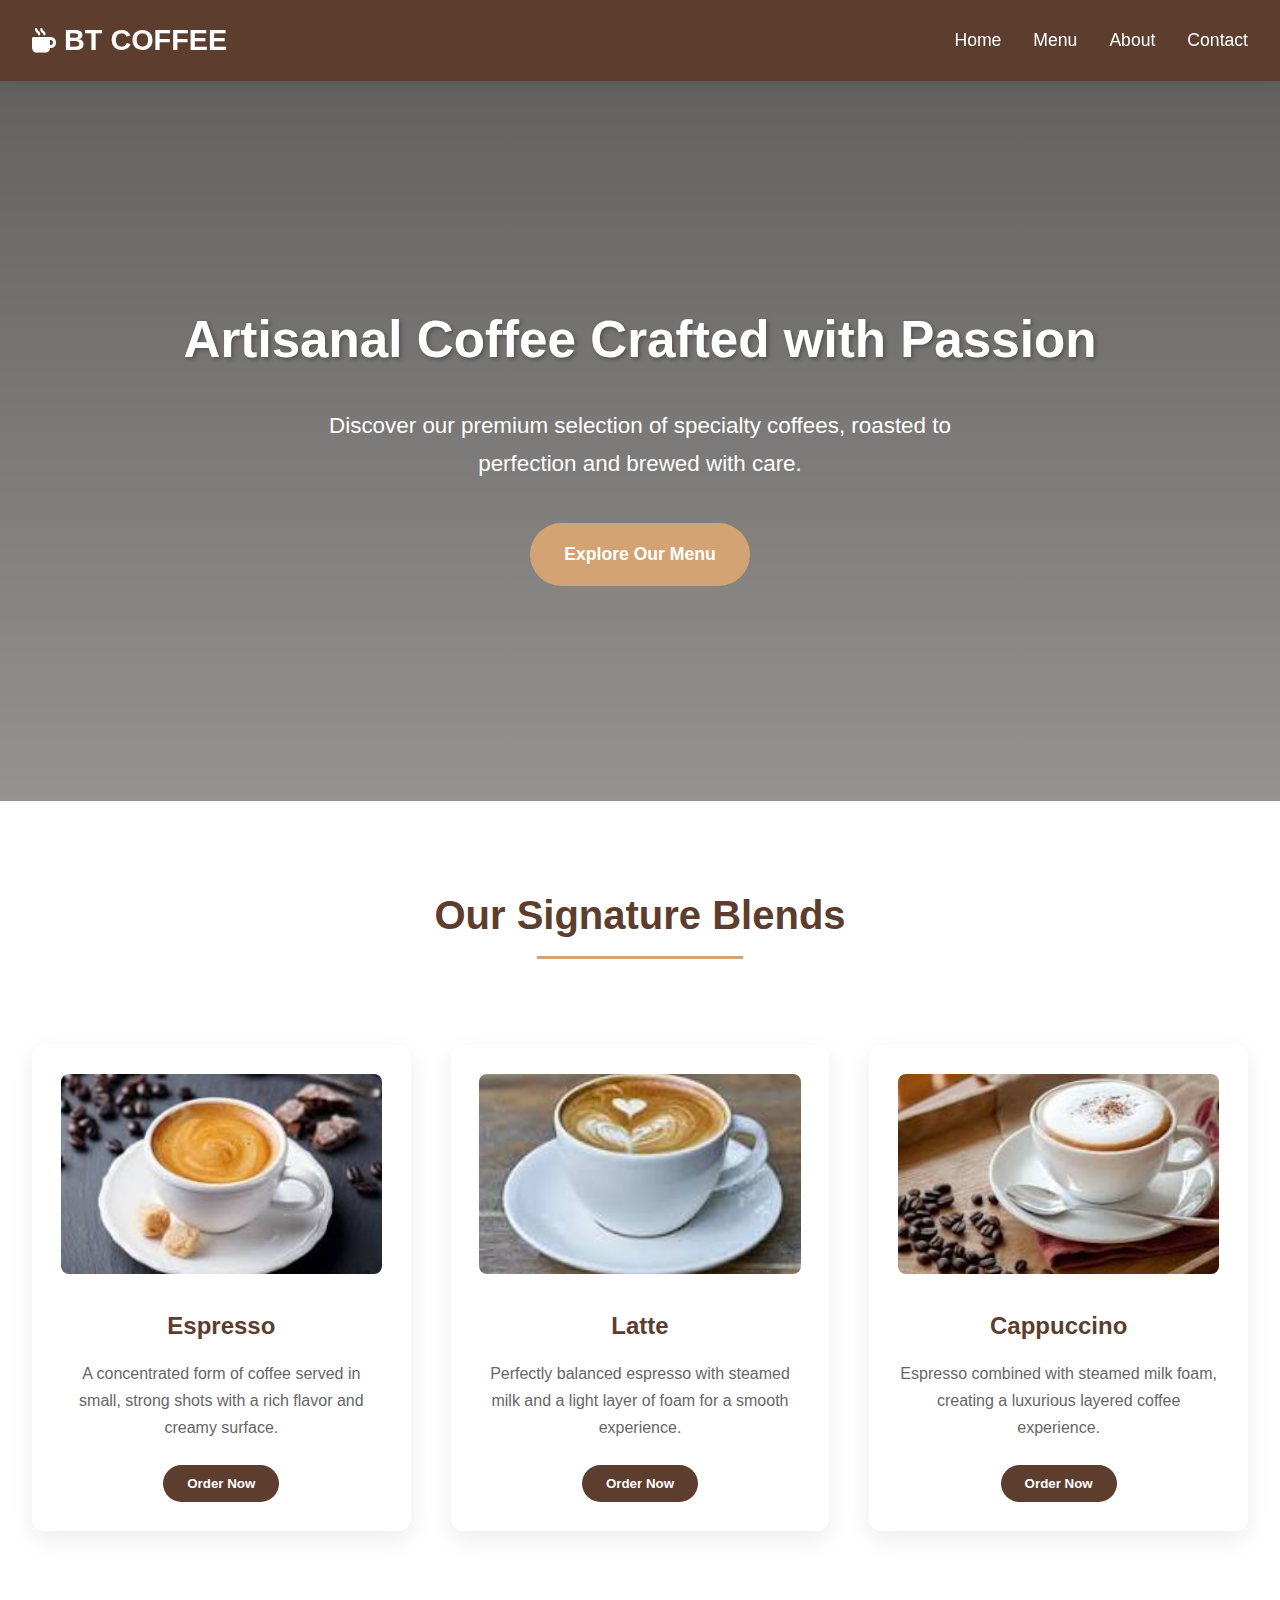
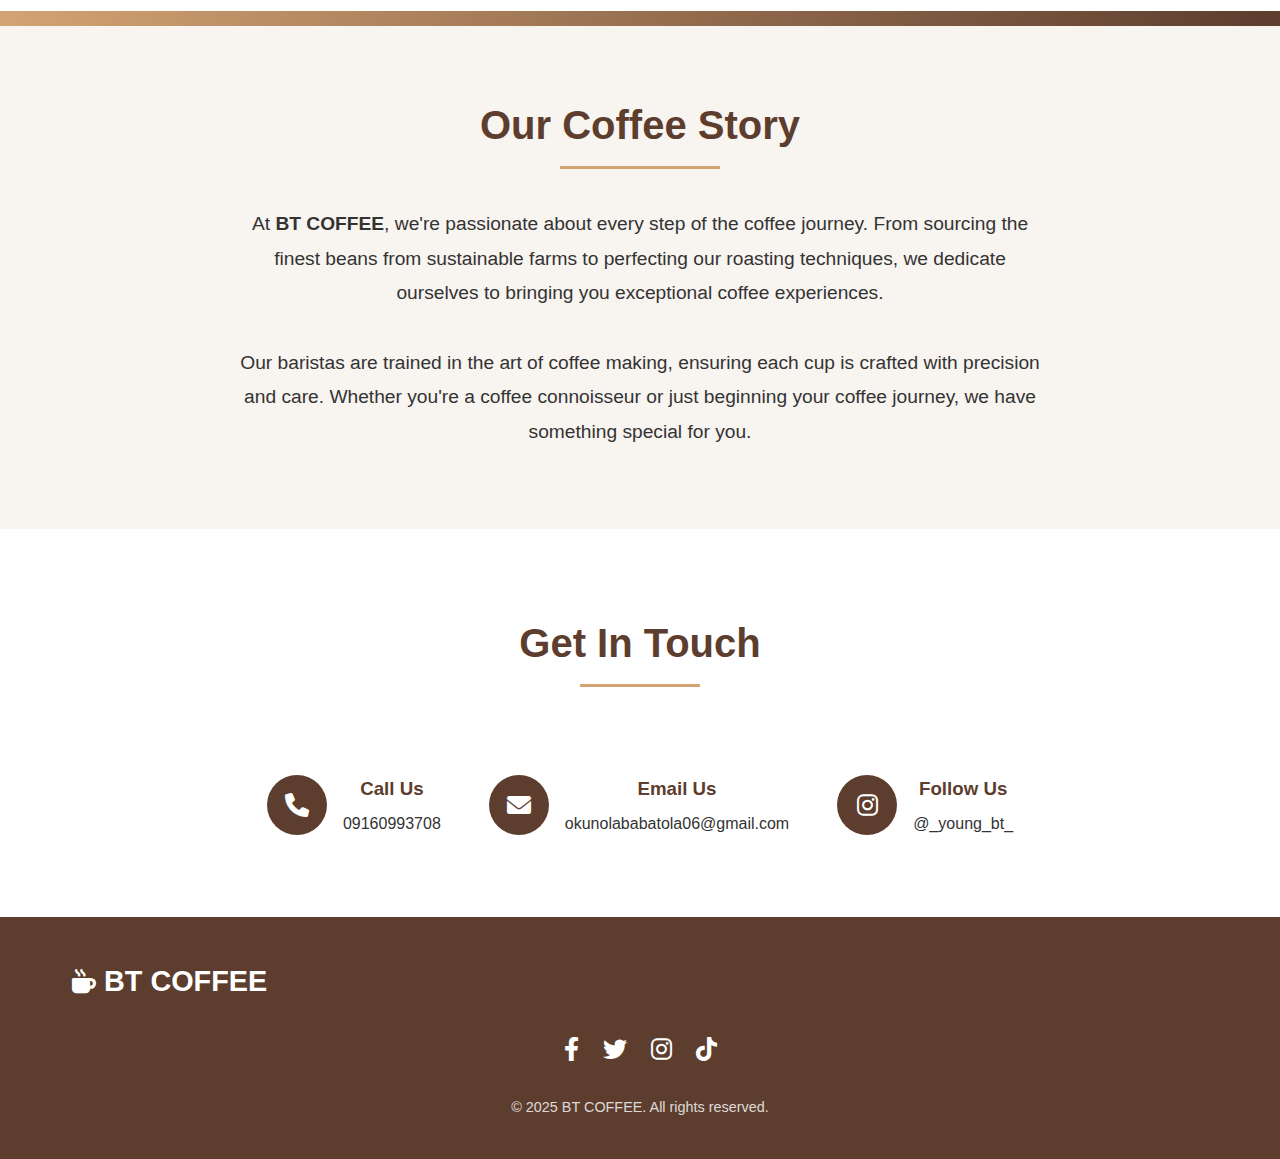
<file: index.html>
<!DOCTYPE html>
<html lang="en">
  <head>
    <meta charset="UTF-8" />
    <meta name="viewport" content="width=device-width, initial-scale=1.0" />
    <title>BT COFFEE - Artisanal Coffee Experience</title>
    <link
      rel="stylesheet"
      href="https://cdnjs.cloudflare.com/ajax/libs/font-awesome/6.0.0-beta3/css/all.min.css"
    />
    <style>
      /* Modern CSS with improved styling */
      :root {
        --primary: #5c3d2e;
        --secondary: #d4a373;
        --light: #f8f4f0;
        --accent: #e0c9b6;
        --text: #333;
        --white: #ffffff;
      }

      * {
        margin: 0;
        padding: 0;
        box-sizing: border-box;
      }

      body {
        font-family: "Segoe UI", Tahoma, Geneva, Verdana, sans-serif;
        background: var(--light);
        color: var(--text);
        line-height: 1.7;
        overflow-x: hidden;
      }

      /* Smooth scrolling */
      html {
        scroll-behavior: smooth;
      }

      /* Header with improved navigation */
      header {
        display: flex;
        justify-content: space-between;
        align-items: center;
        padding: 1rem 2rem;
        background: var(--primary);
        color: var(--white);
        position: sticky;
        top: 0;
        z-index: 1000;
        box-shadow: 0 2px 15px rgba(0, 0, 0, 0.1);
      }

      .logo {
        font-size: 1.8rem;
        font-weight: 700;
        display: flex;
        align-items: center;
        gap: 0.5rem;
      }

      .logo i {
        font-size: 1.5rem;
      }

      .nav-links {
        list-style: none;
        display: flex;
        gap: 2rem;
      }

      .nav-links a {
        color: var(--white);
        text-decoration: none;
        font-weight: 500;
        font-size: 1.1rem;
        transition: all 0.3s ease;
        position: relative;
        padding: 0.5rem 0;
      }

      .nav-links a::after {
        content: "";
        position: absolute;
        width: 0;
        height: 2px;
        bottom: 0;
        left: 0;
        background: var(--secondary);
        transition: width 0.3s ease;
      }

      .nav-links a:hover::after {
        width: 100%;
      }

      /* Hero section with parallax effect */
      .hero {
        text-align: center;
        padding: 8rem 2rem;
        background: linear-gradient(rgba(0, 0, 0, 0.6), rgba(0, 0, 0, 0.4)),
          url("https://source.unsplash.com/1920x1080/?coffee-beans")
            center/cover no-repeat fixed;
        color: var(--white);
        display: flex;
        flex-direction: column;
        justify-content: center;
        align-items: center;
        min-height: 80vh;
      }

      .hero h1 {
        font-size: 3.2rem;
        margin-bottom: 1.5rem;
        text-shadow: 2px 2px 4px rgba(0, 0, 0, 0.3);
        animation: fadeIn 1s ease;
      }

      .hero p {
        font-size: 1.4rem;
        margin-bottom: 2.5rem;
        max-width: 700px;
        animation: fadeIn 1.5s ease;
      }

      .btn {
        padding: 0.9rem 2rem;
        background: var(--secondary);
        color: var(--white);
        text-decoration: none;
        border-radius: 50px;
        font-weight: 600;
        font-size: 1.1rem;
        transition: all 0.3s ease;
        border: 2px solid transparent;
        animation: fadeIn 2s ease;
      }

      .btn:hover {
        background: transparent;
        border-color: var(--secondary);
        transform: translateY(-3px);
        box-shadow: 0 10px 20px rgba(0, 0, 0, 0.1);
      }

      /* Products section with card hover effects */
      .products {
        padding: 5rem 2rem;
        text-align: center;
        background: var(--white);
      }

      .section-title {
        font-size: 2.5rem;
        margin-bottom: 3rem;
        color: var(--primary);
        position: relative;
        display: inline-block;
      }

      .section-title::after {
        content: "";
        position: absolute;
        width: 50%;
        height: 3px;
        background: var(--secondary);
        bottom: -10px;
        left: 25%;
      }

      .product-grid {
        display: grid;
        grid-template-columns: repeat(auto-fit, minmax(280px, 1fr));
        gap: 2.5rem;
        margin-top: 3rem;
      }

      .card {
        background: var(--white);
        padding: 1.8rem;
        border-radius: 12px;
        box-shadow: 0 8px 25px rgba(0, 0, 0, 0.08);
        transition: all 0.4s ease;
        overflow: hidden;
        position: relative;
      }

      .card::before {
        content: "";
        position: absolute;
        top: 0;
        left: 0;
        width: 100%;
        height: 5px;
        background: var(--secondary);
        transform: scaleX(0);
        transform-origin: left;
        transition: transform 0.4s ease;
      }

      .card:hover {
        transform: translateY(-10px);
        box-shadow: 0 15px 30px rgba(0, 0, 0, 0.12);
      }

      .card:hover::before {
        transform: scaleX(1);
      }

      .card img {
        width: 100%;
        height: 200px;
        object-fit: cover;
        border-radius: 8px;
        margin-bottom: 1.5rem;
        transition: transform 0.4s ease;
      }

      .card:hover img {
        transform: scale(1.05);
      }

      .card h3 {
        margin-bottom: 0.8rem;
        font-size: 1.5rem;
        color: var(--primary);
      }

      .card p {
        margin-bottom: 1.5rem;
        color: #666;
      }

      .card button {
        padding: 0.7rem 1.5rem;
        background: var(--primary);
        color: var(--white);
        border: none;
        border-radius: 50px;
        cursor: pointer;
        font-weight: 600;
        transition: all 0.3s ease;
      }

      .card button:hover {
        background: var(--secondary);
        transform: translateY(-2px);
      }

      /* About section */
      .about {
        padding: 5rem 2rem;
        background: var(--light);
        text-align: center;
        position: relative;
      }

      .about::before {
        content: "";
        position: absolute;
        top: 0;
        left: 0;
        width: 100%;
        height: 15px;
        background: linear-gradient(90deg, var(--secondary), var(--primary));
      }

      .about p {
        max-width: 800px;
        margin: 0 auto;
        font-size: 1.2rem;
        color: var(--text);
        line-height: 1.8;
      }

      /* Contact section */
      .contact {
        background: var(--white);
        padding: 5rem 2rem;
        text-align: center;
      }

      .contact-info {
        display: flex;
        justify-content: center;
        flex-wrap: wrap;
        gap: 3rem;
        margin-top: 3rem;
      }

      .contact-item {
        display: flex;
        align-items: center;
        gap: 1rem;
        transition: transform 0.3s ease;
      }

      .contact-item:hover {
        transform: translateY(-5px);
      }

      .contact-icon {
        width: 60px;
        height: 60px;
        background: var(--primary);
        color: var(--white);
        border-radius: 50%;
        display: flex;
        align-items: center;
        justify-content: center;
        font-size: 1.5rem;
      }

      .contact-text h3 {
        color: var(--primary);
        margin-bottom: 0.3rem;
      }

      .contact-text a {
        color: var(--text);
        text-decoration: none;
        transition: color 0.3s ease;
      }

      .contact-text a:hover {
        color: var(--secondary);
      }

      /* Footer */
      footer {
        text-align: center;
        padding: 2.5rem 0;
        background: var(--primary);
        color: var(--white);
      }

      .footer-content {
        max-width: 1200px;
        margin: 0 auto;
        padding: 0 2rem;
      }

      .social-links {
        display: flex;
        justify-content: center;
        gap: 1.5rem;
        margin: 1.5rem 0;
      }

      .social-links a {
        color: var(--white);
        font-size: 1.5rem;
        transition: transform 0.3s ease;
      }

      .social-links a:hover {
        transform: translateY(-5px);
        color: var(--secondary);
      }

      .copyright {
        margin-top: 1.5rem;
        font-size: 0.9rem;
        opacity: 0.8;
      }

      /* Modal styles */
      .modal {
        display: none;
        position: fixed;
        z-index: 1001;
        left: 0;
        top: 0;
        width: 100%;
        height: 100%;
        overflow: auto;
        background-color: rgba(0, 0, 0, 0.7);
        backdrop-filter: blur(5px);
      }

      .modal-content {
        background-color: var(--white);
        margin: 10% auto;
        padding: 2.5rem;
        border-radius: 15px;
        width: 90%;
        max-width: 450px;
        text-align: center;
        box-shadow: 0 10px 30px rgba(0, 0, 0, 0.2);
        animation: modalFadeIn 0.4s ease;
        position: relative;
      }

      .close {
        position: absolute;
        top: 15px;
        right: 20px;
        font-size: 1.8rem;
        cursor: pointer;
        color: var(--primary);
        transition: transform 0.3s ease;
      }

      .close:hover {
        transform: rotate(90deg);
      }

      #modal-title {
        font-size: 1.8rem;
        color: var(--primary);
        margin-bottom: 0.5rem;
      }

      #modal-price {
        font-size: 1.5rem;
        color: var(--secondary);
        font-weight: bold;
        margin-bottom: 1.5rem;
      }

      .payment-options {
        display: flex;
        flex-direction: column;
        gap: 1rem;
        margin-top: 1.5rem;
      }

      .pay-btn {
        margin: 0;
        padding: 0.8rem;
        border: none;
        background: var(--primary);
        color: var(--white);
        border-radius: 8px;
        cursor: pointer;
        font-weight: 600;
        font-size: 1rem;
        transition: all 0.3s ease;
        display: flex;
        align-items: center;
        justify-content: center;
        gap: 0.5rem;
      }

      .pay-btn:hover {
        background: var(--secondary);
        transform: translateY(-2px);
      }

      /* Mobile menu */
      .menu-toggle {
        display: none;
        font-size: 1.8rem;
        cursor: pointer;
        transition: transform 0.3s ease;
        z-index: 1001;
      }

      .menu-toggle:hover {
        transform: scale(1.1);
      }

      /* Responsive styles */
      @media (max-width: 992px) {
        .hero h1 {
          font-size: 2.8rem;
        }

        .hero p {
          font-size: 1.2rem;
        }
      }

      @media (max-width: 768px) {
        .menu-toggle {
          display: block;
        }

        nav {
          position: fixed;
          top: 0;
          right: -100%;
          width: 280px;
          height: 100vh;
          background: var(--primary);
          transition: right 0.4s ease;
          z-index: 1000;
          padding-top: 80px;
          box-shadow: -5px 0 15px rgba(0, 0, 0, 0.1);
        }

        nav.active {
          right: 0;
        }

        .nav-links {
          flex-direction: column;
          gap: 1.5rem;
          padding: 0 2rem;
        }

        .hero {
          padding: 6rem 1.5rem;
          min-height: 70vh;
        }

        .hero h1 {
          font-size: 2.2rem;
        }

        .section-title {
          font-size: 2rem;
        }
      }

      @media (max-width: 576px) {
        .hero h1 {
          font-size: 1.8rem;
        }

        .hero p {
          font-size: 1rem;
        }

        .btn {
          padding: 0.7rem 1.5rem;
        }

        .contact-info {
          flex-direction: column;
          align-items: center;
          gap: 2rem;
        }
      }

      /* Animations */
      @keyframes fadeIn {
        from {
          opacity: 0;
          transform: translateY(20px);
        }
        to {
          opacity: 1;
          transform: translateY(0);
        }
      }

      @keyframes modalFadeIn {
        from {
          opacity: 0;
          transform: translateY(-50px);
        }
        to {
          opacity: 1;
          transform: translateY(0);
        }
      }
    </style>
  </head>
  <body>
    <header>
      <div class="logo"><i class="fas fa-mug-hot"></i> BT COFFEE</div>

      <!-- Hamburger icon -->
      <div class="menu-toggle" id="menu-toggle">
        <i class="fas fa-bars"></i>
      </div>

      <nav>
        <ul class="nav-links" id="nav-links">
          <li><a href="#top">Home</a></li>
          <li><a href="#menu">Menu</a></li>
          <li><a href="#about">About</a></li>
          <li><a href="#contact">Contact</a></li>
        </ul>
      </nav>
    </header>

    <section class="hero" id="top">
      <h1>Artisanal Coffee Crafted with Passion</h1>
      <p>
        Discover our premium selection of specialty coffees, roasted to
        perfection and brewed with care.
      </p>
      <a href="#menu" class="btn">Explore Our Menu</a>
    </section>

    <section id="menu" class="products">
      <h2 class="section-title">Our Signature Blends</h2>
      <div class="product-grid">
        <div class="card">
          <img
            src="espresso.jpg"
            alt="Rich espresso coffee"
          />
          <h3>Espresso</h3>
          <p>
            A concentrated form of coffee served in small, strong shots with a
            rich flavor and creamy surface.
          </p>
          <button class="open-modal" data-name="Espresso" data-price="₦1500">
            Order Now
          </button>
        </div>
        <div class="card">
          <img
            src="latte.jpg"
            alt="Creamy latte coffee"
          />
          <h3>Latte</h3>
          <p>
            Perfectly balanced espresso with steamed milk and a light layer of
            foam for a smooth experience.
          </p>
          <button class="open-modal" data-name="Latte" data-price="₦1800">
            Order Now
          </button>
        </div>
        <div class="card">
          <img
            src="capuchino.jpg"
            alt="Frothy cappuccino coffee"
          />
          <h3>Cappuccino</h3>
          <p>
            Espresso combined with steamed milk foam, creating a luxurious
            layered coffee experience.
          </p>
          <button class="open-modal" data-name="Cappuccino" data-price="₦1700">
            Order Now
          </button>
        </div>
      </div>
    </section>

    <section id="about" class="about">
      <h2 class="section-title">Our Coffee Story</h2>
      <p>
        At <strong>BT COFFEE</strong>, we're passionate about every step of the
        coffee journey. From sourcing the finest beans from sustainable farms to
        perfecting our roasting techniques, we dedicate ourselves to bringing
        you exceptional coffee experiences. <br /><br />
        Our baristas are trained in the art of coffee making, ensuring each cup
        is crafted with precision and care. Whether you're a coffee connoisseur
        or just beginning your coffee journey, we have something special for
        you.
      </p>
    </section>

    <section id="contact" class="contact">
      <h2 class="section-title">Get In Touch</h2>
      <div class="contact-info">
        <div class="contact-item">
          <div class="contact-icon">
            <i class="fas fa-phone"></i>
          </div>
          <div class="contact-text">
            <h3>Call Us</h3>
            <a href="tel:09160993708">09160993708</a>
          </div>
        </div>
        <div class="contact-item">
          <div class="contact-icon">
            <i class="fas fa-envelope"></i>
          </div>
          <div class="contact-text">
            <h3>Email Us</h3>
            <a href="mailto:okunolababatola06@gmail.com"
              >okunolababatola06@gmail.com</a
            >
          </div>
        </div>
        <div class="contact-item">
          <div class="contact-icon">
            <i class="fab fa-instagram"></i>
          </div>
          <div class="contact-text">
            <h3>Follow Us</h3>
            <a
              href="https://www.instagram.com/_young_bt_/?hl=en"
              target="_blank"
              >@_young_bt_</a
            >
          </div>
        </div>
      </div>
    </section>

    <footer>
      <div class="footer-content">
        <div class="logo"><i class="fas fa-mug-hot"></i> BT COFFEE</div>
        <div class="social-links">
          <a href="#"><i class="fab fa-facebook-f"></i></a>
          <a href="#"><i class="fab fa-twitter"></i></a>
          <a href="https://www.instagram.com/_young_bt_/?hl=en" target="_blank"
            ><i class="fab fa-instagram"></i
          ></a>
          <a href="#"><i class="fab fa-tiktok"></i></a>
        </div>
        <p class="copyright">&copy; 2025 BT COFFEE. All rights reserved.</p>
      </div>
    </footer>

    <!-- Product Popup Modal -->
    <div id="product-modal" class="modal">
      <div class="modal-content">
        <span class="close">&times;</span>
        <h3 id="modal-title">Product Name</h3>
        <p id="modal-price">₦0</p>
        <p>Select your preferred payment method:</p>
        <div class="payment-options">
          <button class="pay-btn">
            <i class="fas fa-credit-card"></i> Pay with Card
          </button>
          <button class="pay-btn">
            <i class="fas fa-university"></i> Bank Transfer
          </button>
          <button class="pay-btn">
            <i class="fas fa-money-bill-wave"></i> Cash on Delivery
          </button>
        </div>
      </div>
    </div>

    <script>
      // Mobile menu toggle
      const menuToggle = document.getElementById("menu-toggle");
      const nav = document.querySelector("nav");
      const navLinks = document.querySelectorAll(".nav-links a");

      menuToggle.addEventListener("click", () => {
        nav.classList.toggle("active");
      });

      // Close menu when a link is clicked
      navLinks.forEach((link) => {
        link.addEventListener("click", () => {
          nav.classList.remove("active");
        });
      });

      // Modal functionality
      const modal = document.getElementById("product-modal");
      const modalTitle = document.getElementById("modal-title");
      const modalPrice = document.getElementById("modal-price");
      const closeBtn = document.querySelector(".close");
      const payButtons = document.querySelectorAll(".pay-btn");

      const openButtons = document.querySelectorAll(".open-modal");

      openButtons.forEach((button) => {
        button.addEventListener("click", () => {
          const name = button.getAttribute("data-name");
          const price = button.getAttribute("data-price");

          modalTitle.textContent = name;
          modalPrice.textContent = price;
          modal.style.display = "block";
          document.body.style.overflow = "hidden"; // Prevent scrolling when modal is open
        });
      });

      // Close modal
      closeBtn.addEventListener("click", () => {
        modal.style.display = "none";
        document.body.style.overflow = "auto";
      });

      // Close modal when clicking outside
      window.addEventListener("click", (e) => {
        if (e.target === modal) {
          modal.style.display = "none";
          document.body.style.overflow = "auto";
        }
      });

      // Payment button functionality
      payButtons.forEach((button) => {
        button.addEventListener("click", () => {
          alert(
            `Thank you! Your order for ${modalTitle.textContent} (${
              modalPrice.textContent
            }) will be processed via ${button.textContent.trim()}`
          );
          modal.style.display = "none";
          document.body.style.overflow = "auto";
        });
      });

      // Smooth scroll for anchor links
      document.querySelectorAll('a[href^="#"]').forEach((anchor) => {
        anchor.addEventListener("click", function (e) {
          e.preventDefault();

          const targetId = this.getAttribute("href");
          if (targetId === "#") return;

          const targetElement = document.querySelector(targetId);
          if (targetElement) {
            window.scrollTo({
              top: targetElement.offsetTop - 80,
              behavior: "smooth",
            });
          }
        });
      });
    </script>
  </body>
</html>
</file>
